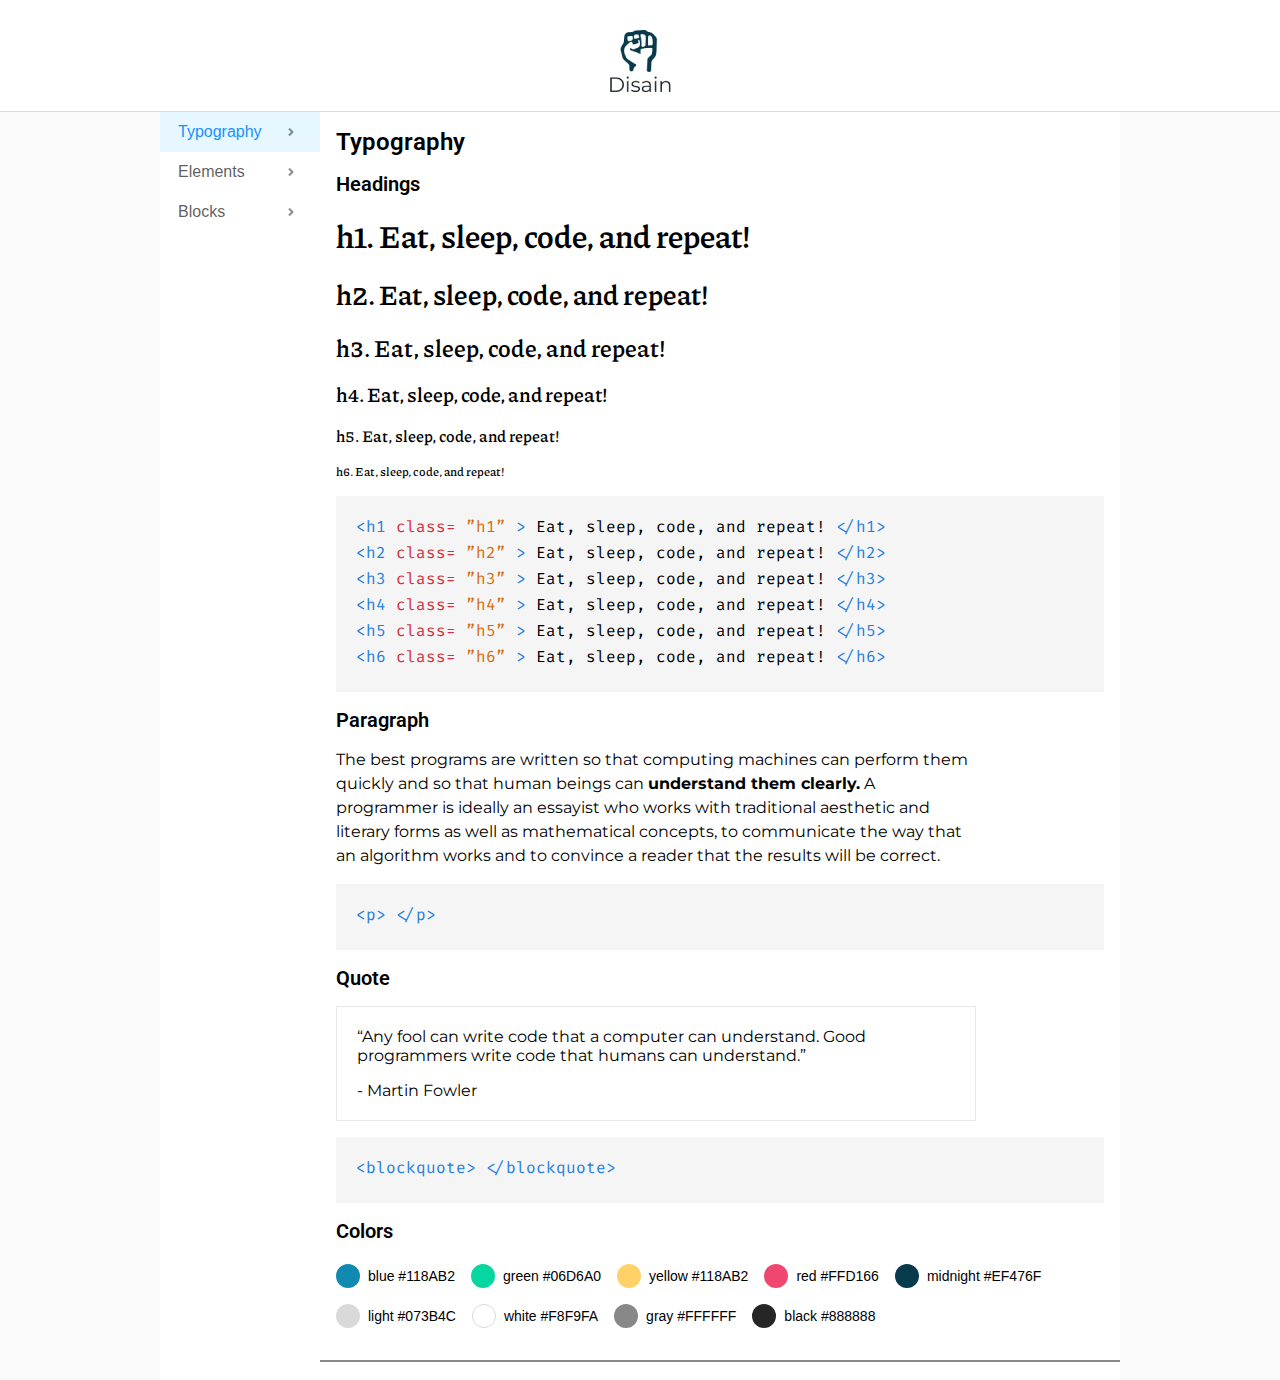
<file: index.html>
<!DOCTYPE html>
<html lang="en">
<head>
  <meta charset="UTF-8">
  <meta name="viewport" content="width=device-width, initial-scale=1.0">
  <title>Component Library</title>
  <link rel="stylesheet" href="./src/css/style.css">
</head>
<body>
  <header class="header">
    <img class="header__img" src="./src/img/logo.png" alt="">
  </header>
  <main class="main">

    <!-- Aside -->
    <aside class="aside">
      <a class="active" href="./index.html">
        <span>Typography</span>
        <img src="./src/img/icons/union-icon.png" alt="">
      </a>
      <a href="./elements.html">
        <span>Elements</span>
        <img src="./src/img/icons/union-icon.png" alt="">
      </a>
      <a href="./blocks.html">
        <span>Blocks</span>
        <img src="./src/img/icons/union-icon.png" alt="">
      </a>
    </aside>

    <!-- Typography -->
    <section class="section">
      <h2 class="title">Typography</h2>

      <!-- Headings -->
      <section>
        <p class="subtitle">Headings</p>

        <div class="headings__container">
          <h1 class="h1">h1. Eat, sleep, code, and repeat!</h1>
          <h2 class="h2">h2. Eat, sleep, code, and repeat!</h2>
          <h3 class="h3">h3. Eat, sleep, code, and repeat!</h3>
          <h4 class="h4">h4. Eat, sleep, code, and repeat!</h4>
          <h5 class="h5">h5. Eat, sleep, code, and repeat!</h5>
          <h6 class="h6">h6. Eat, sleep, code, and repeat!</h6>
        </div>
  
        <div class="editor">
          <p> 
            <span class="code--blue">&lth1</span> 
            <span class="code--red">class=</span> 
            <span class="code--orange">”h1”</span> 
            <span class="code--blue">></span> 
            <span class="code--grey">Eat, sleep, code, and repeat!</span>
            <span class="code--blue">&lt/h1></span> 
          </p>
          <p> 
            <span class="code--blue">&lth2</span> 
            <span class="code--red">class=</span> 
            <span class="code--orange">”h2”</span> 
            <span class="code--blue">></span> 
            <span class="code--grey">Eat, sleep, code, and repeat!</span>
            <span class="code--blue">&lt/h2></span> 
          </p>
          <p> 
            <span class="code--blue">&lth3</span> 
            <span class="code--red">class=</span> 
            <span class="code--orange">”h3”</span> 
            <span class="code--blue">></span> 
            <span class="code--grey">Eat, sleep, code, and repeat!</span>
            <span class="code--blue">&lt/h3></span> 
          </p>
          <p> 
            <span class="code--blue">&lth4</span> 
            <span class="code--red">class=</span> 
            <span class="code--orange">”h4”</span> 
            <span class="code--blue">></span> 
            <span class="code--grey">Eat, sleep, code, and repeat!</span>
            <span class="code--blue">&lt/h4></span> 
          </p>
          <p> 
            <span class="code--blue">&lth5</span> 
            <span class="code--red">class=</span> 
            <span class="code--orange">”h5”</span> 
            <span class="code--blue">></span> 
            <span class="code--grey">Eat, sleep, code, and repeat!</span>
            <span class="code--blue">&lt/h5></span> 
          </p>
          <p> 
            <span class="code--blue">&lth6</span> 
            <span class="code--red">class=</span> 
            <span class="code--orange">”h6”</span> 
            <span class="code--blue">></span> 
            <span class="code--grey">Eat, sleep, code, and repeat!</span>
            <span class="code--blue">&lt/h6></span> 
          </p>
        </div>
      </section>

      <!-- Paragraph -->
      <section>
        <p class="subtitle">Paragraph</p>

        <p class="paragraph__p">
          The best programs are written so that computing machines can perform them quickly and so that human beings can <span class="bold">understand them clearly.</span> A programmer is ideally an essayist who works with traditional aesthetic and literary forms as well as mathematical concepts, to communicate the way that an algorithm works and to convince a reader that the results will be correct.
        </p>

        <div class="editor">
          <p> 
            <span class="code--blue">&ltp></span> 
            <span class="code--blue">&lt/p></span> 
          </p>
        </div>
      </section>
      
      <!-- Quote -->
      <section>
        <p class="subtitle">Quote</p>
        
        <div class="quote__container">
          <blockquote >
            <p class="quote__p">
              “Any fool can write code that a computer can understand. Good programmers write code that humans can understand.”
            </p>
            <p class="quote__b">- Martin Fowler</p>
          </blockquote>
        </div>

        <div class="editor">
          <p> 
            <span class="code--blue">&ltblockquote></span> 
            <span class="code--blue">&lt/blockquote></span> 
          </p>
        </div>
      </section>

      <!-- Colors -->
      <section>
        <p class="subtitle">Colors</p>

        <div class="colors__container">
          <div class="colors__item">
            <div class="circle circle--blue"></div>
            <span>blue #118AB2</span>
          </div>
          <div class="colors__item">
            <div class="circle circle--green"></div>
            <span>green #06D6A0</span>
          </div>
          <div class="colors__item">
            <div class="circle circle--yellow"></div>
            <span>yellow #118AB2</span>
          </div>
          <div class="colors__item">
            <div class="circle circle--red"></div>
            <span>red #FFD166</span>
          </div>
          <div class="colors__item">
            <div class="circle circle--midnight"></div>
            <span>midnight #EF476F</span>
          </div>
          <div class="colors__item">
            <div class="circle circle--light"></div>
            <span>light #073B4C</span>
          </div>
          <div class="colors__item">
            <div class="circle circle--white"></div>
            <span>white #F8F9FA</span>
          </div>
          <div class="colors__item">
            <div class="circle circle--gray"></div>
            <span>gray #FFFFFF</span>
          </div>
          <div class="colors__item">
            <div class="circle circle--black"></div>
            <span>black #888888</span>
          </div>
        </div>
      </section>
      
    </section>

  </main>
</body>
</html>
</file>
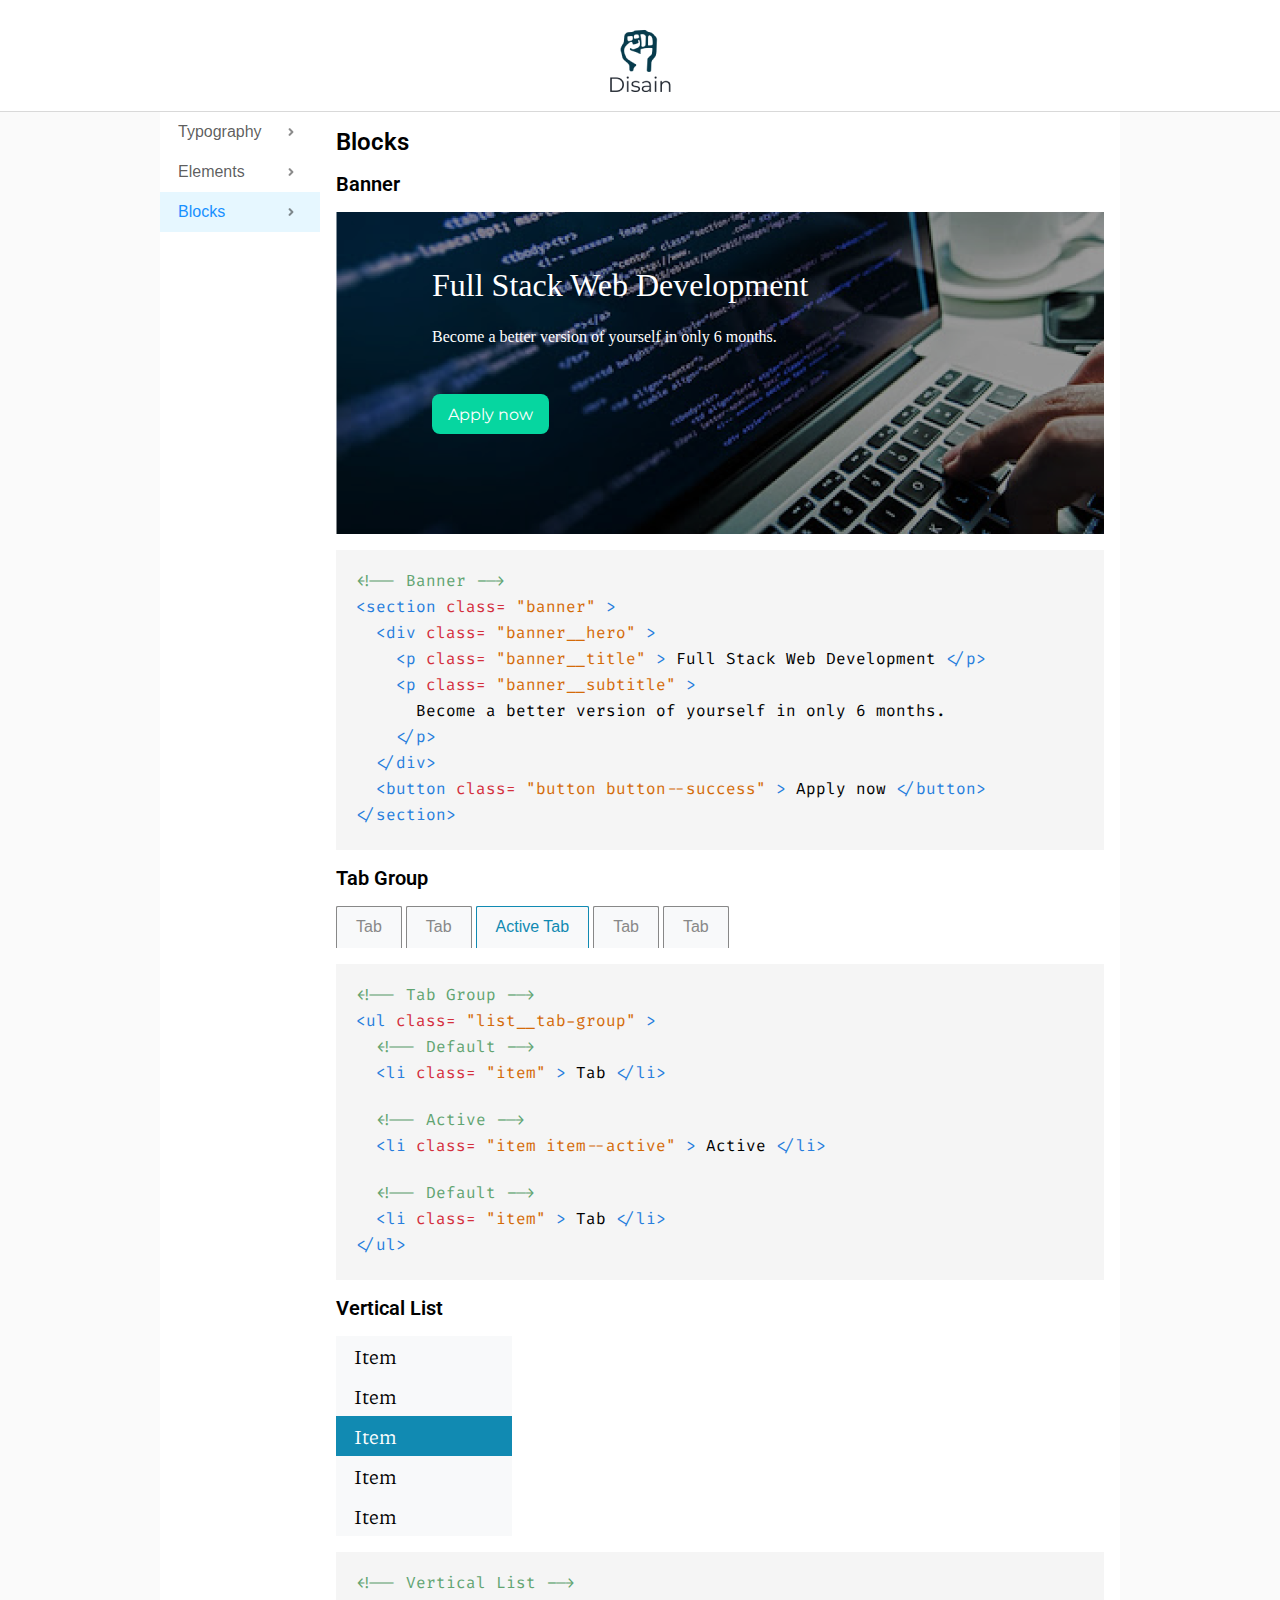
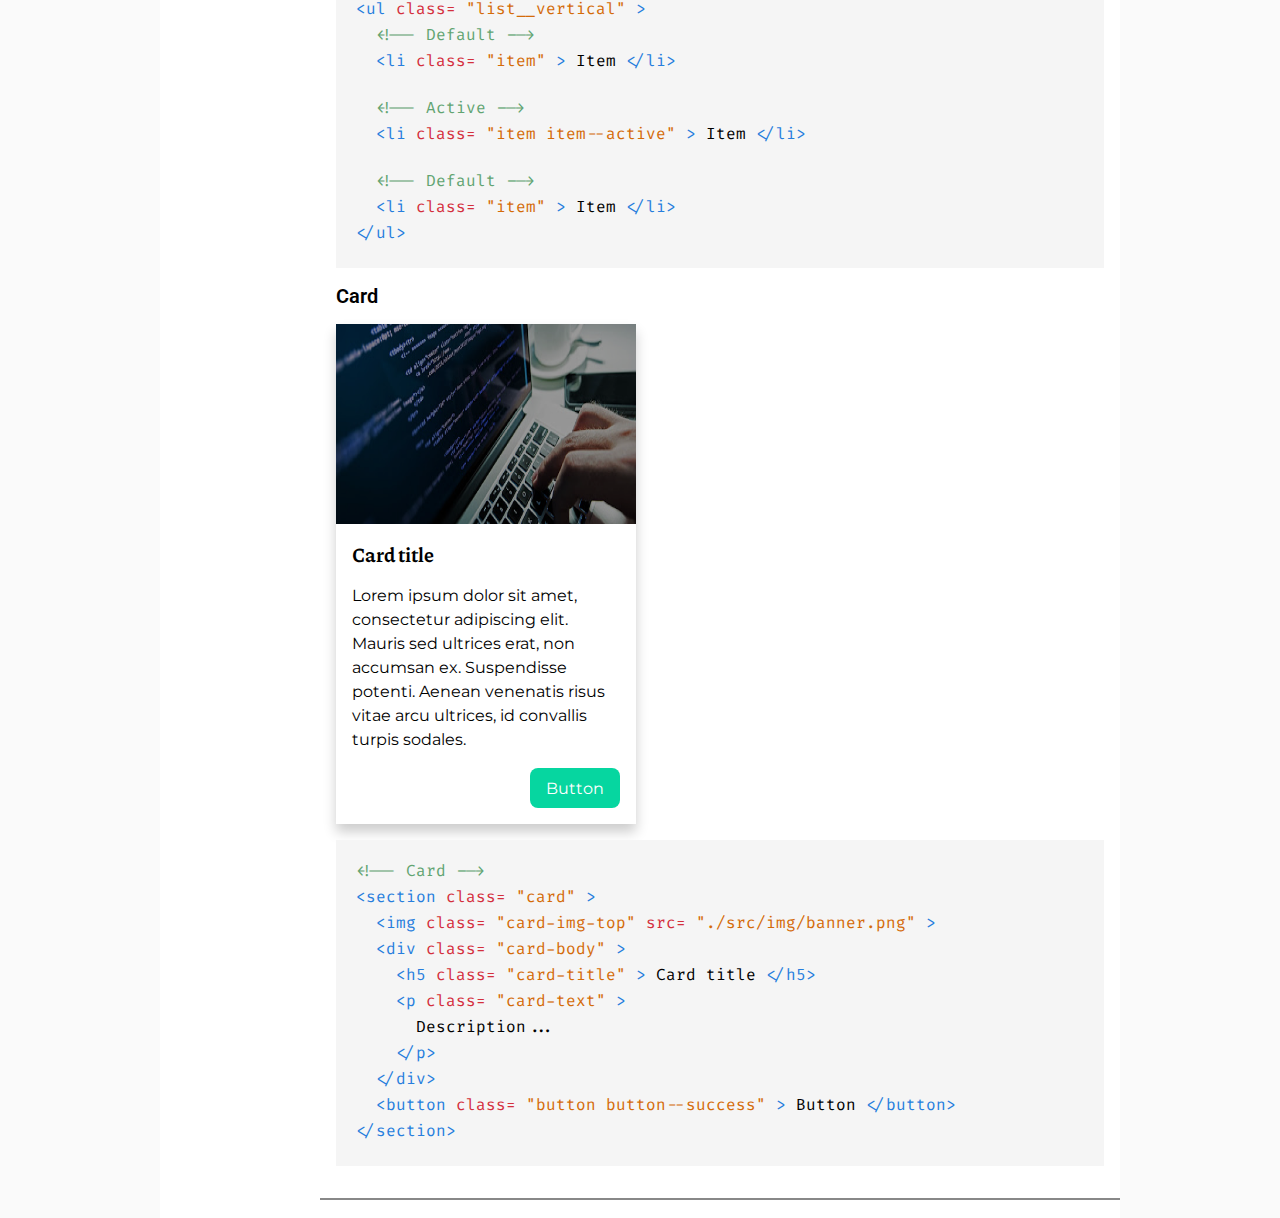
<file: blocks.html>
<!DOCTYPE html>
<html lang="en">
<head>
  <meta charset="UTF-8">
  <meta name="viewport" content="width=device-width, initial-scale=1.0">
  <title>Component Library</title>
  <link rel="stylesheet" href="./src/css/style.css">
</head>
<body>
  <header class="header">
    <img class="header__img" src="./src/img/logo.png" alt="">
  </header>
  <main class="main">

    <!-- Aside -->
    <aside class="aside">
      <a href="./index.html">
        <span>Typography</span>
        <img src="./src/img/icons/union-icon.png" alt="">
      </a>
      <a href="./elements.html">
        <span>Elements</span>
        <img src="./src/img/icons/union-icon.png" alt="">
      </a>
      <a class="active" href="./blocks.html">
        <span>Blocks</span>
        <img src="./src/img/icons/union-icon.png" alt="">
      </a>
    </aside>

    <!-- Blocks -->
    <section class="section">
      <h2 class="title">Blocks</h2>

      <!-- Banner -->
      <section>
        <p class="subtitle">Banner</p>

        <section class="banner">
          <div class="banner__hero">
            <p class="banner__title">Full Stack Web Development</p>
            <p class="banner__subtitle">
              Become a better version of yourself in only 6 months.
            </p>
          </div>
          
          <button class="button button--success">Apply now</button>
        </section>

        <div class="editor">
          <p class="code--green">&lt!-- Banner --></p>
          <p> 
            <span class="code--blue">&ltsection</span>
            <span class="code--red">class=</span>
            <span class="code--orange">"banner"</span>
            <span class="code--blue">></span>
          </p>
          <p>
            <span class="code--blue">&nbsp&nbsp&ltdiv</span>  
            <span class="code--red">class=</span>  
            <span class="code--orange">"banner__hero"</span>  
            <span class="code--blue">></span>  
          </p>
          <p>
            <span class="code--blue">&nbsp&nbsp&nbsp&nbsp&ltp</span>
            <span class="code--red">class=</span> 
            <span class="code--orange">"banner__title"</span> 
            <span class="code--blue">></span>
            <span>Full Stack Web Development</span>
            <span class="code--blue">&lt/p></span>
          </p>
          <p>
            <span class="code--blue">&nbsp&nbsp&nbsp&nbsp&ltp</span>
            <span class="code--red">class=</span> 
            <span class="code--orange">"banner__subtitle"</span> 
            <span class="code--blue">></span>
          </p>
          <p>
            <span>&nbsp&nbsp&nbsp&nbsp&nbsp&nbspBecome a better version of yourself in only 6 months.</span>
          </p>
          <p>
            <span class="code--blue">&nbsp&nbsp&nbsp&nbsp&lt/p></span>
          </p>
          <p>
            <span class="code--blue">&nbsp&nbsp&lt/div></span>
          </p>
          <p>
            <span class="code--blue">&nbsp&nbsp&ltbutton</span>  
            <span class="code--red">class=</span>  
            <span class="code--orange">"button button--success"</span>
            <span class="code--blue">></span>  
            <span>Apply now</span>
            <span class="code--blue">&lt/button></span>  
          </p>
          <p>
            <span class="code--blue">&lt/section></span> 
          </p>
        </div>
      </section>

      <!-- Tab Group -->
      <section>
        <p class="subtitle">Tab Group</p>

        <ul class="list__tab-group">
          <li class="item">Tab</li>
          <li class="item">Tab</li>
          <li class="item item--active">Active Tab</li>
          <li class="item">Tab</li>
          <li class="item">Tab</li>
        </ul>

        <div class="editor">
          <p class="code--green">&lt!-- Tab Group --></p>
          <p> 
            <span class="code--blue">&ltul</span>
            <span class="code--red">class=</span>
            <span class="code--orange">"list__tab-group"</span>
            <span class="code--blue">></span>
          </p>
          <p class="code--green">&nbsp&nbsp&lt!-- Default --></p>
          <p>
            <span class="code--blue">&nbsp&nbsp&ltli</span>
            <span class="code--red">class=</span>
            <span class="code--orange">"item"</span>
            <span class="code--blue">></span>
            <span>Tab</span>
            <span class="code--blue">&lt/li></span>
          </p>
          <br>
          <p class="code--green">&nbsp&nbsp&lt!-- Active --></p>
          <p>
            <span class="code--blue">&nbsp&nbsp&ltli</span>
            <span class="code--red">class=</span>
            <span class="code--orange">"item item--active"</span>
            <span class="code--blue">></span>
            <span>Active</span>
            <span class="code--blue">&lt/li></span>
          </p>
          <br>
          <p class="code--green">&nbsp&nbsp&lt!-- Default --></p>
          <p>
            <span class="code--blue">&nbsp&nbsp&ltli</span>
            <span class="code--red">class=</span>
            <span class="code--orange">"item"</span>
            <span class="code--blue">></span>
            <span>Tab</span>
            <span class="code--blue">&lt/li></span>
          </p>
          <p>
            <span class="code--blue">&lt/ul></span> 
          </p>
        </div>
      </section>

      <!-- Vertical List -->
      <section>
        <p class="subtitle">Vertical List</p>

        <ul class="list__vertical">
          <li class="item">Item</li>
          <li class="item">Item</li>
          <li class="item item--active">Item</li>
          <li class="item">Item</li>
          <li class="item">Item</li>
        </ul>

        <div class="editor">
          <p class="code--green">&lt!-- Vertical List --></p>
          <p> 
            <span class="code--blue">&ltul</span>
            <span class="code--red">class=</span>
            <span class="code--orange">"list__vertical"</span>
            <span class="code--blue">></span>
          </p>
          <p class="code--green">&nbsp&nbsp&lt!-- Default --></p>
          <p>
            <span class="code--blue">&nbsp&nbsp&ltli</span>
            <span class="code--red">class=</span>
            <span class="code--orange">"item"</span>
            <span class="code--blue">></span>
            <span>Item</span>
            <span class="code--blue">&lt/li></span>
          </p>
          <br>
          <p class="code--green">&nbsp&nbsp&lt!-- Active --></p>
          <p>
            <span class="code--blue">&nbsp&nbsp&ltli</span>
            <span class="code--red">class=</span>
            <span class="code--orange">"item item--active"</span>
            <span class="code--blue">></span>
            <span>Item</span>
            <span class="code--blue">&lt/li></span>
          </p>
          <br>
          <p class="code--green">&nbsp&nbsp&lt!-- Default --></p>
          <p>
            <span class="code--blue">&nbsp&nbsp&ltli</span>
            <span class="code--red">class=</span>
            <span class="code--orange">"item"</span>
            <span class="code--blue">></span>
            <span>Item</span>
            <span class="code--blue">&lt/li></span>
          </p>
          <p>
            <span class="code--blue">&lt/ul></span> 
          </p>
        </div>
      </section>

      <!-- Card -->
      <section>
        <p class="subtitle">Card</p>

        <div class="card">
          <img class="card-img-top" src="./src/img/banner.png" alt="">
          <div class="card-body">
            <h5 class="card-title">Card title</h5>
            <p class="card-text">
              Lorem ipsum dolor sit amet, consectetur adipiscing elit. Mauris sed ultrices erat, non accumsan ex. Suspendisse potenti. Aenean venenatis risus vitae arcu ultrices, id convallis turpis sodales.
            </p>
            <button class="button button--success">Button</button>
          </div>
        </div>

        <div class="editor">
          <p class="code--green">&lt!-- Card --></p>
          <p> 
            <span class="code--blue">&ltsection</span>
            <span class="code--red">class=</span>
            <span class="code--orange">"card"</span>
            <span class="code--blue">></span>
          </p>
          <p>
            <span class="code--blue">&nbsp&nbsp&ltimg</span>
            <span class="code--red">class=</span>
            <span class="code--orange">"card-img-top"</span>
            <span class="code--red">src=</span>
            <span class="code--orange">"./src/img/banner.png"</span>
            <span class="code--blue">></span>
          </p>
          <p>
            <span class="code--blue">&nbsp&nbsp&ltdiv</span>  
            <span class="code--red">class=</span>  
            <span class="code--orange">"card-body"</span>  
            <span class="code--blue">></span>  
          </p>
          <p>
            <span class="code--blue">&nbsp&nbsp&nbsp&nbsp&lth5</span>
            <span class="code--red">class=</span> 
            <span class="code--orange">"card-title"</span> 
            <span class="code--blue">></span>
            <span>Card title</span>
            <span class="code--blue">&lt/h5></span>
          </p>
          <p>
            <span class="code--blue">&nbsp&nbsp&nbsp&nbsp&ltp</span>
            <span class="code--red">class=</span> 
            <span class="code--orange">"card-text"</span> 
            <span class="code--blue">></span>
          </p>
          <p>
            <span>
              &nbsp&nbsp&nbsp&nbsp&nbsp&nbspDescription...
            </span>
          </p>
          <p>
            <span class="code--blue">&nbsp&nbsp&nbsp&nbsp&lt/p></span>
          </p>
          <p>
            <span class="code--blue">&nbsp&nbsp&lt/div></span>
          </p>
          <p>
            <span class="code--blue">&nbsp&nbsp&ltbutton</span>  
            <span class="code--red">class=</span>  
            <span class="code--orange">"button button--success"</span>
            <span class="code--blue">></span>  
            <span>Button</span>
            <span class="code--blue">&lt/button></span>  
          </p>
          <p>
            <span class="code--blue">&lt/section></span> 
          </p>
        </div>
      </section>
    </section>
  
  </main>
</body>
</html>
</file>
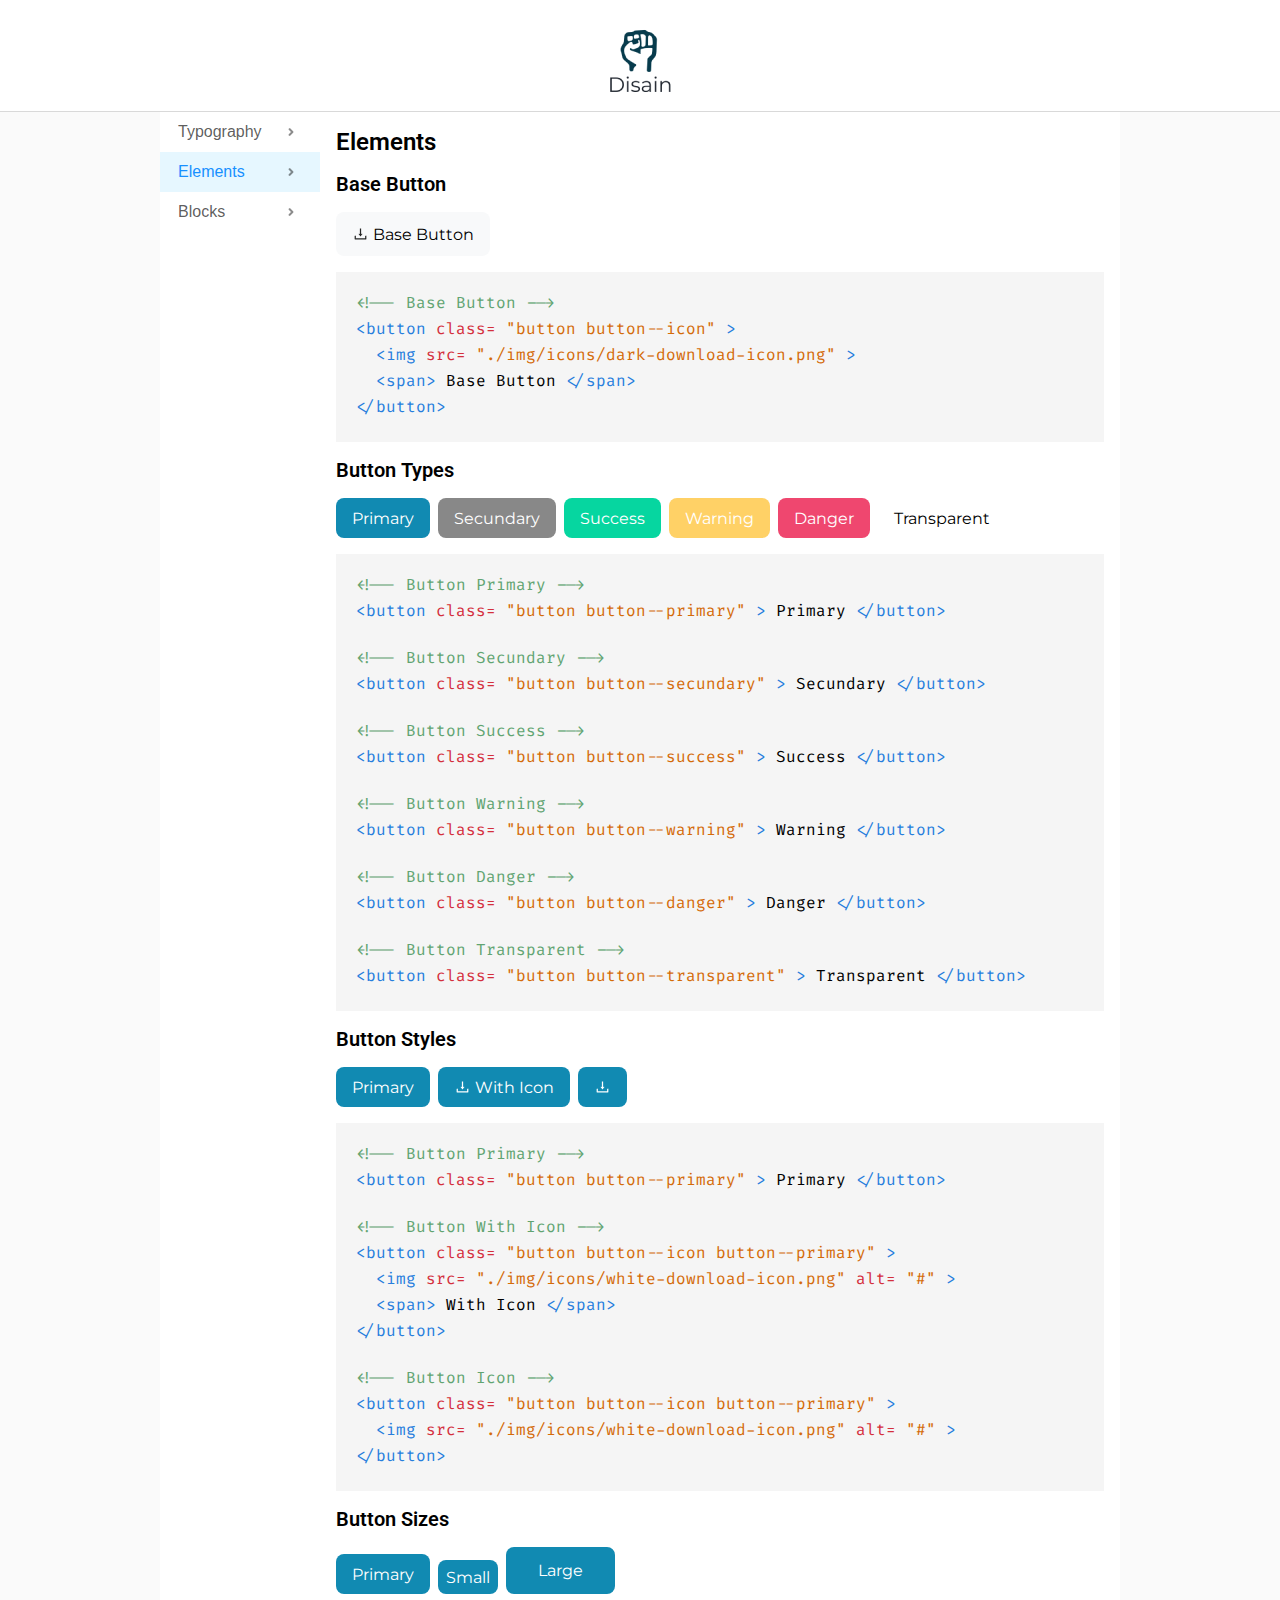
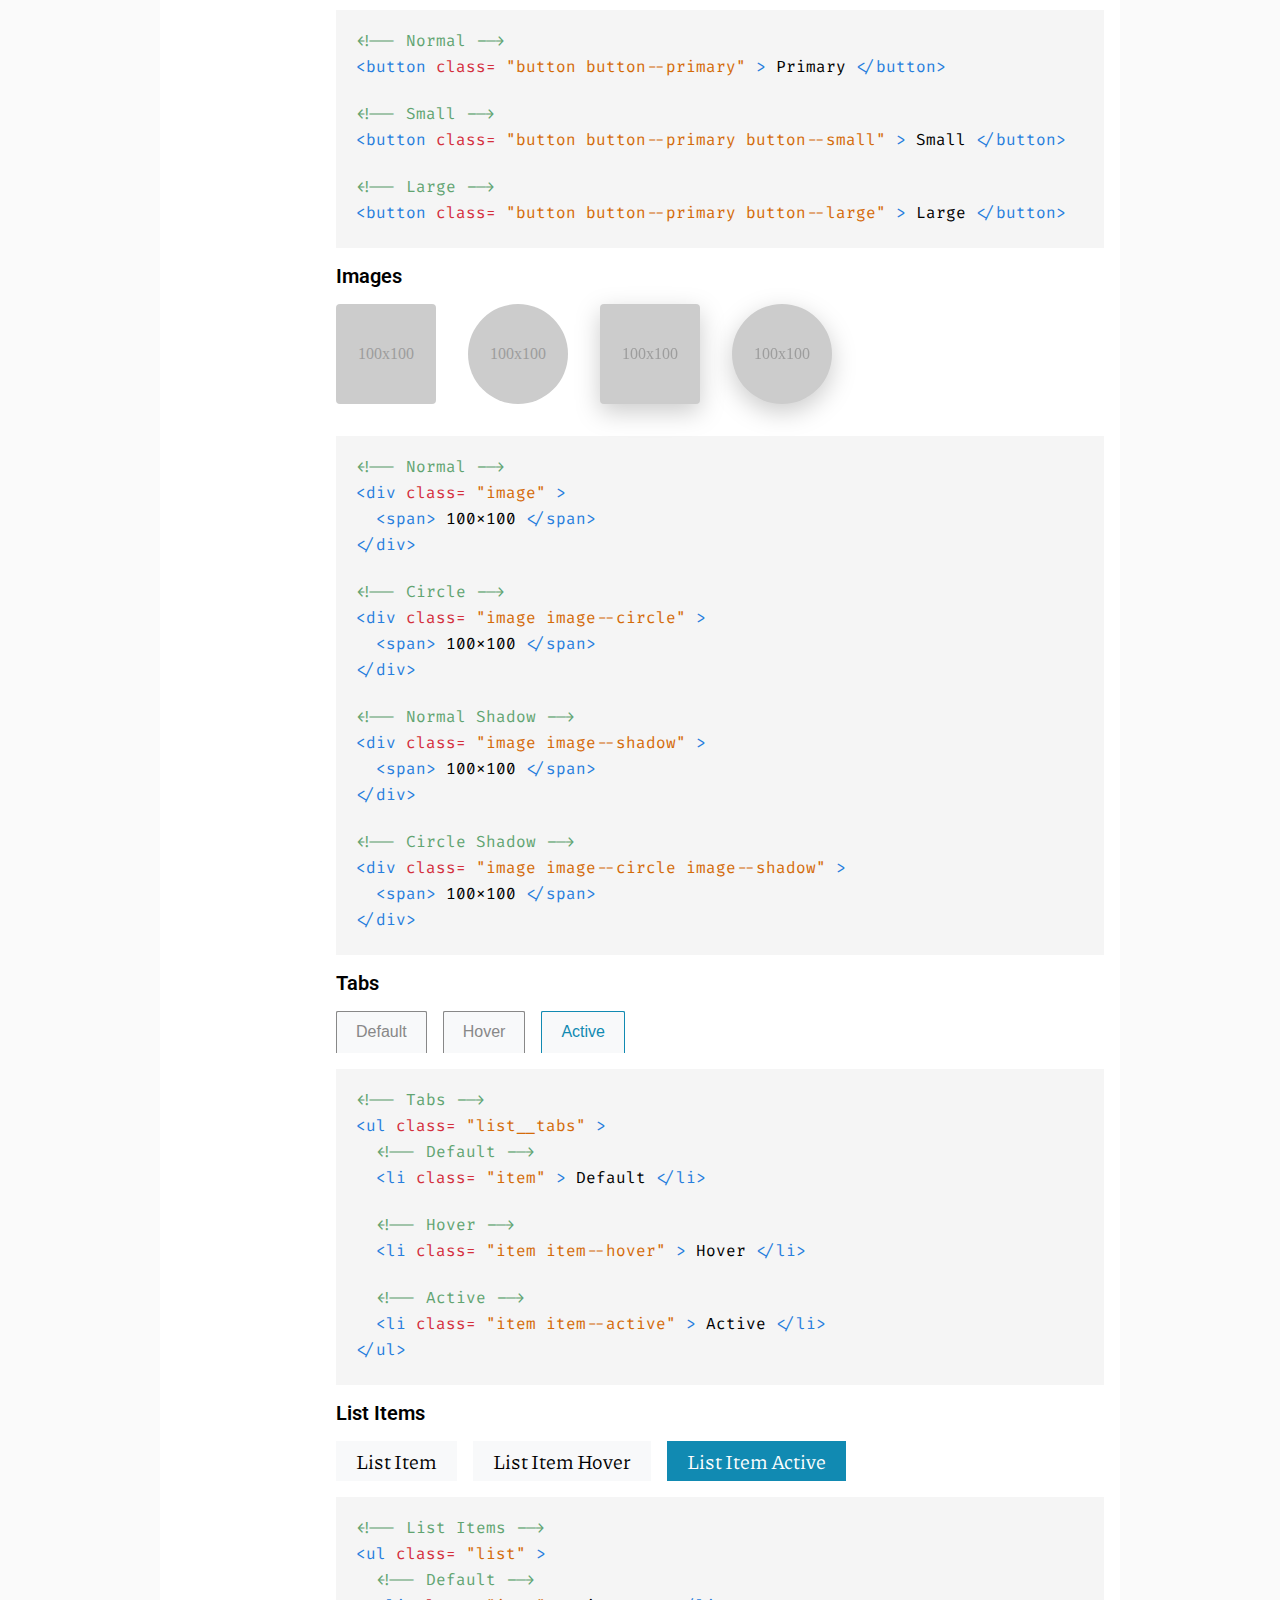
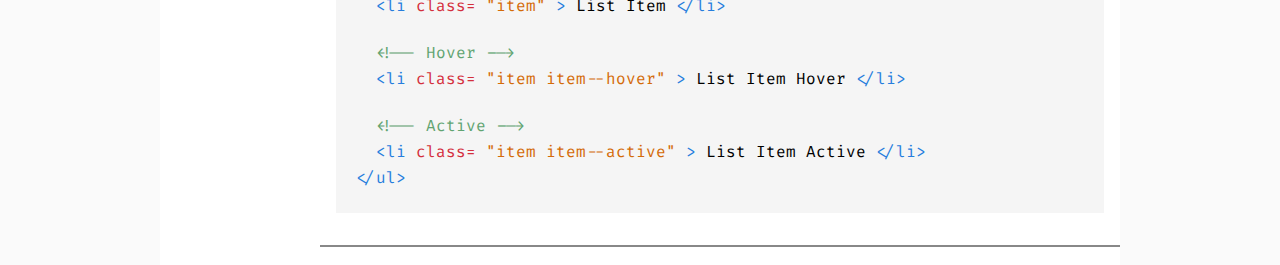
<file: elements.html>
<!DOCTYPE html>
<html lang="en">
<head>
  <meta charset="UTF-8">
  <meta name="viewport" content="width=device-width, initial-scale=1.0">
  <title>Component Library</title>
  <link rel="stylesheet" href="./src/css/style.css">
</head>
<body>
  <header class="header">
    <img class="header__img" src="./src/img/logo.png" alt="">
  </header>
  <main class="main">

    <!-- Aside -->
    <aside class="aside">
      <a href="./index.html">
        <span>Typography</span>
        <img src="./src/img/icons/union-icon.png" alt="">
      </a>
      <a class="active" href="./elements.html">
        <span>Elements</span>
        <img src="./src/img/icons/union-icon.png" alt="">
      </a>
      <a href="./blocks.html">
        <span>Blocks</span>
        <img src="./src/img/icons/union-icon.png" alt="">
      </a>
    </aside>

    <!-- Elements -->
    <section class="section">
      <h2 class="title">Elements</h2>

      <!-- Base Button -->
      <section>
        <p class="subtitle">Base Button</p>

        <button class="button button--icon">
          <img src="./src/img/icons/dark-download-icon.png" alt="">
          <span>Base Button</span>
        </button>

        <div class="editor">
          <p class="code--green">&lt!-- Base Button --></p>
          <p> 
            <span class="code--blue">&ltbutton</span>
            <span class="code--red">class=</span>
            <span class="code--orange">"button button--icon"</span>
            <span class="code--blue">></span>
          </p>
          <p>
            <span class="code--blue">&nbsp&nbsp&ltimg</span>
            <span class="code--red">src=</span> 
            <span class="code--orange">"./img/icons/dark-download-icon.png"</span>
            <span class="code--blue">></span>
          </p>
          <p>
            <span class="code--blue">&nbsp&nbsp&ltspan></span>
            <span>Base Button</span>
            <span class="code--blue">&lt/span></span>
          </p>
          <p>
            <span class="code--blue">&lt/button></span> 
          </p>
        </div>
      </section>

      <!-- Button Types -->
      <section>
        <p class="subtitle">Button Types</p>

        <div class="buttons__container">
          <button class="button button--primary">Primary</button>
          <button class="button button--secundary">Secundary</button>
          <button class="button button--success">Success</button>
          <button class="button button--warning">Warning</button>
          <button class="button button--danger">Danger</button>
          <button class="button button--transparent">Transparent</button>
        </div>

        <div class="editor">
          <p class="code--green">&lt!-- Button Primary --></p>
          <p> 
            <span class="code--blue">&ltbutton</span>
            <span class="code--red">class=</span>
            <span class="code--orange">"button button--primary"</span>
            <span class="code--blue">></span>
            <span>Primary</span>
            <span class="code--blue">&lt/button></span> 
          </p>
          <br>
          <p class="code--green">&lt!-- Button Secundary --></p>
          <p> 
            <span class="code--blue">&ltbutton</span>
            <span class="code--red">class=</span>
            <span class="code--orange">"button button--secundary"</span>
            <span class="code--blue">></span>
            <span>Secundary</span>
            <span class="code--blue">&lt/button></span> 
          </p>
          <br>
          <p class="code--green">&lt!-- Button Success --></p>
          <p> 
            <span class="code--blue">&ltbutton</span>
            <span class="code--red">class=</span>
            <span class="code--orange">"button button--success"</span>
            <span class="code--blue">></span>
            <span>Success</span>
            <span class="code--blue">&lt/button></span> 
          </p>
          <br>
          <p class="code--green">&lt!-- Button Warning --></p>
          <p> 
            <span class="code--blue">&ltbutton</span>
            <span class="code--red">class=</span>
            <span class="code--orange">"button button--warning"</span>
            <span class="code--blue">></span>
            <span>Warning</span>
            <span class="code--blue">&lt/button></span> 
          </p>
          <br>
          <p class="code--green">&lt!-- Button Danger --></p>
          <p> 
            <span class="code--blue">&ltbutton</span>
            <span class="code--red">class=</span>
            <span class="code--orange">"button button--danger"</span>
            <span class="code--blue">></span>
            <span>Danger</span>
            <span class="code--blue">&lt/button></span> 
          </p>
          <br>
          <p class="code--green">&lt!-- Button Transparent --></p>
          <p> 
            <span class="code--blue">&ltbutton</span>
            <span class="code--red">class=</span>
            <span class="code--orange">"button button--transparent"</span>
            <span class="code--blue">></span>
            <span>Transparent</span>
            <span class="code--blue">&lt/button></span> 
          </p>
        </div>
      </section>

      <!-- Button Styles -->
      <section>
        <p class="subtitle">Button Styles</p>

        <div class="buttons__container">
          <button class="button button--primary">Primary</button>
          <button class="button button--icon button--primary">
            <img src="./src/img/icons/white-download-icon.png" alt="">
            <span>With Icon</span>
          </button>
          <button class="button button--icon button--primary">
            <img src="./src/img/icons/white-download-icon.png" alt="">
          </button>
        </div>

        <div class="editor">
          <p class="code--green">&lt!-- Button Primary --></p>
          <p> 
            <span class="code--blue">&ltbutton</span>
            <span class="code--red">class=</span>
            <span class="code--orange">"button button--primary"</span>
            <span class="code--blue">></span>
            <span>Primary</span>
            <span class="code--blue">&lt/button></span> 
          </p>
          <br>
          <p class="code--green">&lt!-- Button With Icon --></p>
          <p> 
            <span class="code--blue">&ltbutton</span>
            <span class="code--red">class=</span>
            <span class="code--orange">"button button--icon button--primary"</span>
            <span class="code--blue">></span>
          </p>
          <p>
            <span class="code--blue">&nbsp&nbsp&ltimg</span>
            <span class="code--red">src=</span>
            <span class="code--orange">"./img/icons/white-download-icon.png"</span>
            <span class="code--red">alt=</span>
            <span class="code--orange">"#"</span>
            <span class="code--blue">></span>
          </p>
          <p>
            <span class="code--blue">&nbsp&nbsp&ltspan></span>
            <span>With Icon</span>
            <span class="code--blue">&lt/span></span>
          </p>
          <p>
            <span class="code--blue">&lt/button></span> 
          </p>
          <br>
          <p class="code--green">&lt!-- Button Icon --></p>
          <p> 
            <span class="code--blue">&ltbutton</span>
            <span class="code--red">class=</span>
            <span class="code--orange">"button button--icon button--primary"</span>
            <span class="code--blue">></span>
          </p>
          <p>
            <span class="code--blue">&nbsp&nbsp&ltimg</span>
            <span class="code--red">src=</span>
            <span class="code--orange">"./img/icons/white-download-icon.png"</span>
            <span class="code--red">alt=</span>
            <span class="code--orange">"#"</span>
            <span class="code--blue">></span>
          </p>
          <p>
            <span class="code--blue">&lt/button></span> 
          </p>
        </div>
      </section>

      <!-- Button Sizes -->
      <section>
        <p class="subtitle">Button Sizes</p>

        <div class="buttons__container">
          <button class="button button--primary">Primary</button>
          <button class="button button--primary button--small">Small</button>
          <button class="button button--primary button--large">Large</button>
        </div>

        <div class="editor">
          <p class="code--green">&lt!-- Normal --></p>
          <p> 
            <span class="code--blue">&ltbutton</span>
            <span class="code--red">class=</span>
            <span class="code--orange">"button button--primary"</span>
            <span class="code--blue">></span>
            <span>Primary</span>
            <span class="code--blue">&lt/button></span> 
          </p>
          <br>
          <p class="code--green">&lt!-- Small --></p>
          <p> 
            <span class="code--blue">&ltbutton</span>
            <span class="code--red">class=</span>
            <span class="code--orange">"button button--primary button--small"</span>
            <span class="code--blue">></span>
            <span>Small</span>
            <span class="code--blue">&lt/button></span> 
          </p>
          <br>
          <p class="code--green">&lt!-- Large --></p>
          <p> 
            <span class="code--blue">&ltbutton</span>
            <span class="code--red">class=</span>
            <span class="code--orange">"button button--primary button--large"</span>
            <span class="code--blue">></span>
            <span>Large</span>
            <span class="code--blue">&lt/button></span> 
          </p>
        </div>
      </section>

      <!-- Images -->
      <section>
        <p class="subtitle">Images</p>

        <div class="images__container">
          <div class="image">
            <span>100x100</span>
          </div>
          <div class="image image--circle">
            <span>100x100</span>
          </div>
          <div class="image image--shadow">
            <span>100x100</span>
          </div>
          <div class="image image--shadow image--circle">
            <span>100x100</span>
          </div>
        </div>

        <div class="editor">
          <p class="code--green">&lt!-- Normal --></p>
          <p> 
            <span class="code--blue">&ltdiv</span>
            <span class="code--red">class=</span>
            <span class="code--orange">"image"</span>
            <span class="code--blue">></span>
          </p>
          <p>
            <span class="code--blue">&nbsp&nbsp&ltspan></span>
            <span>100x100</span>
            <span class="code--blue">&lt/span></span>
          </p>
          <p>
            <span class="code--blue">&lt/div></span> 
          </p>
          <br>
          <p class="code--green">&lt!-- Circle --></p>
          <p> 
            <span class="code--blue">&ltdiv</span>
            <span class="code--red">class=</span>
            <span class="code--orange">"image image--circle"</span>
            <span class="code--blue">></span>
          </p>
          <p>
            <span class="code--blue">&nbsp&nbsp&ltspan></span>
            <span>100x100</span>
            <span class="code--blue">&lt/span></span>
          </p>
          <p>
            <span class="code--blue">&lt/div></span> 
          </p>
          <br>
          <p class="code--green">&lt!-- Normal Shadow --></p>
          <p> 
            <span class="code--blue">&ltdiv</span>
            <span class="code--red">class=</span>
            <span class="code--orange">"image image--shadow"</span>
            <span class="code--blue">></span>
          </p>
          <p>
            <span class="code--blue">&nbsp&nbsp&ltspan></span>
            <span>100x100</span>
            <span class="code--blue">&lt/span></span>
          </p>
          <p>
            <span class="code--blue">&lt/div></span> 
          </p>
          <br>
          <p class="code--green">&lt!-- Circle Shadow --></p>
          <p> 
            <span class="code--blue">&ltdiv</span>
            <span class="code--red">class=</span>
            <span class="code--orange">"image image--circle image--shadow"</span>
            <span class="code--blue">></span>
          </p>
          <p>
            <span class="code--blue">&nbsp&nbsp&ltspan></span>
            <span>100x100</span>
            <span class="code--blue">&lt/span></span>
          </p>
          <p>
            <span class="code--blue">&lt/div></span> 
          </p>
        </div>
      </section>

      <!-- Tabs -->
      <section>
        <p class="subtitle">Tabs</p>

        <ul class="list__tabs">
          <li class="item">Default</li>
          <li class="item item--hover">Hover</li>
          <li class="item item--active">Active</li>
        </ul>

        <div class="editor">
          <p class="code--green">&lt!-- Tabs --></p>
          <p> 
            <span class="code--blue">&ltul</span>
            <span class="code--red">class=</span>
            <span class="code--orange">"list__tabs"</span>
            <span class="code--blue">></span>
          </p>
          <p class="code--green">&nbsp&nbsp&lt!-- Default --></p>
          <p>
            <span class="code--blue">&nbsp&nbsp&ltli</span>
            <span class="code--red">class=</span>
            <span class="code--orange">"item"</span>
            <span class="code--blue">></span>
            <span>Default</span>
            <span class="code--blue">&lt/li></span>
          </p>
          <br>
          <p class="code--green">&nbsp&nbsp&lt!-- Hover --></p>
          <p>
            <span class="code--blue">&nbsp&nbsp&ltli</span>
            <span class="code--red">class=</span>
            <span class="code--orange">"item item--hover"</span>
            <span class="code--blue">></span>
            <span>Hover</span>
            <span class="code--blue">&lt/li></span>
          </p>
          <br>
          <p class="code--green">&nbsp&nbsp&lt!-- Active --></p>
          <p>
            <span class="code--blue">&nbsp&nbsp&ltli</span>
            <span class="code--red">class=</span>
            <span class="code--orange">"item item--active"</span>
            <span class="code--blue">></span>
            <span>Active</span>
            <span class="code--blue">&lt/li></span>
          </p>
          <p>
            <span class="code--blue">&lt/ul></span> 
          </p>
        </div>
      </section>

      <!-- List Items -->
      <section>
        <p class="subtitle">List Items</p>

        <ul class="list">
          <li class="item">List Item</li>
          <li class="item item--hover">List Item Hover</li>
          <li class="item item--active">List Item Active</li>
        </ul>

        <div class="editor">
          <p class="code--green">&lt!-- List Items --></p>
          <p> 
            <span class="code--blue">&ltul</span>
            <span class="code--red">class=</span>
            <span class="code--orange">"list"</span>
            <span class="code--blue">></span>
          </p>
          <p class="code--green">&nbsp&nbsp&lt!-- Default --></p>
          <p>
            <span class="code--blue">&nbsp&nbsp&ltli</span>
            <span class="code--red">class=</span>
            <span class="code--orange">"item"</span>
            <span class="code--blue">></span>
            <span>List Item</span>
            <span class="code--blue">&lt/li></span>
          </p>
          <br>
          <p class="code--green">&nbsp&nbsp&lt!-- Hover --></p>
          <p>
            <span class="code--blue">&nbsp&nbsp&ltli</span>
            <span class="code--red">class=</span>
            <span class="code--orange">"item item--hover"</span>
            <span class="code--blue">></span>
            <span>List Item Hover</span>
            <span class="code--blue">&lt/li></span>
          </p>
          <br>
          <p class="code--green">&nbsp&nbsp&lt!-- Active --></p>
          <p>
            <span class="code--blue">&nbsp&nbsp&ltli</span>
            <span class="code--red">class=</span>
            <span class="code--orange">"item item--active"</span>
            <span class="code--blue">></span>
            <span>List Item Active</span>
            <span class="code--blue">&lt/li></span>
          </p>
          <p>
            <span class="code--blue">&lt/ul></span> 
          </p>
        </div>
      </section>
    </section>

  </main>
</body>
</html>
</file>
<file: src/css/style.css>
@import './base/typography.css';
@import './base/global.css';

@import './components/button.css';
@import './components/header.css';
@import './components/editor.css';
@import './components/quote.css';
@import './components/image.css';

@import './pages/typography.css';
@import './pages/elements.css';
@import './pages/blocks.css';
</file>
